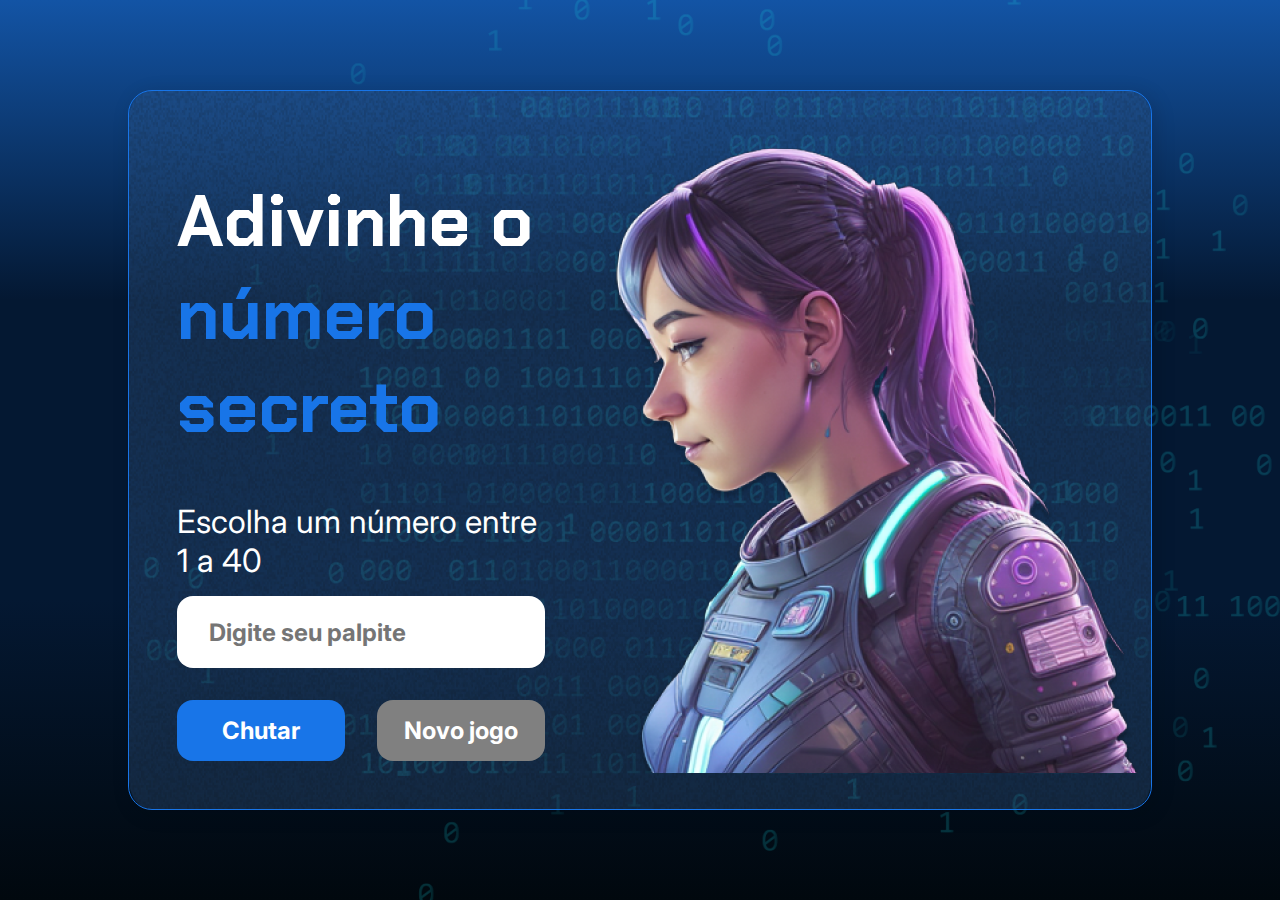
<file: main/index.html>
<!DOCTYPE html>
<html lang="pt-br">

<head>
    <meta charset="UTF-8" />
    <meta name="viewport" content="width=device-width, initial-scale=1.0" />
    <script src="https://code.responsivevoice.org/responsivevoice.js"></script>

    <link rel="preconnect" href="https://fonts.googleapis.com" />
    <link rel="preconnect" href="https://fonts.gstatic.com" crossorigin />
    <link href="https://fonts.googleapis.com/css2?family=Chakra+Petch:wght@700&family=Inter:wght@400;700&display=swap" rel="stylesheet" />

    <link rel="stylesheet" href="style.css" />
    <title>JS Game</title>
</head>

<body>
    <div class="container">
        <div class="container__conteudo">
            <div class="container__informacoes">
                <div class="container__texto">
                    <h1>Adivinhe o <span class="container__texto-azul">número secreto</span></h1>
                    <p class="texto__paragrafo">Escolha um número entre 1 a 40</p>
                </div>

                <input type="number" min="1" max="40" class="container__input" id="inputNumero" placeholder="Digite seu palpite" />

                <div class="chute container__botoes">
                    <button onclick="verificarChute()" class="container__botao">Chutar</button>
                    <button onclick="reiniciarJogo()" id="reiniciar" class="container__botao" disabled>Novo jogo</button>
                </div>
            </div>
            <img src="./img/ia.png" alt="Pessoa olhando para a esquerda" class="container__imagem-pessoa" />
        </div>
    </div>

    <script src="app.js" defer></script>
</body>

</html>
</file>
<file: main/style.css>
* {
    box-sizing: border-box;
    margin: 0;
    padding: 0;
    color: white;
}

body {
    background: linear-gradient(#1354A5 0%, #041832 33.33%, #041832 66.67%, #01080E 100%);
    height: 100vh;
    display: flex;
    align-items: center;
    justify-content: center;
}


body::before {
    background-image: url("img/code.png");
    background-repeat: no-repeat;
    background-position: right;
    content: "";
    display: block;
    position: absolute;
    width: 100%;
    height: 100%;
    opacity: 0.4;
}

.container {
    width: 80%;
    height: 80%;
    display: flex;
    align-items: center;
    justify-content: space-between;
    border-radius: 24px;
    border: 1px solid #1875E8;
    box-shadow: 4px 4px 20px 0px rgba(1, 8, 14, 0.15);
    background-image: url("img/Ruido.png");
    background-size: 100% 100%;
    position: relative;
}


.container__conteudo {
    display: flex;
    align-items: center;
    position: absolute;
    bottom: 0;
}

.container__informacoes {
    flex: 1;
    padding: 3rem;
}

.container__botao {
    border-radius: 16px;
    background: #1875E8;
    padding: 16px 24px;
    width: 100%;
    font-size: 24px;
    font-weight: 700;
    border: none;
    margin-top: 2rem;
}

.container__texto {
    margin: 16px 0 16px 0;
}

.container__texto-azul {
    color: #1875E8;
}

.container__input {
    width: 100%;
    height: 72px;
    border-radius: 16px;
    background-color: #FFF;
    border: none;
    color: #1875E8;
    padding: 2rem;
    font-size: 24px;
    font-weight: 700;
    font-family: 'Inter', sans-serif;
}

.container__botoes {
    display: flex;
    gap: 2em;
}

h1 {
    font-family: 'Chakra Petch', sans-serif;
    font-size: 72px;
    padding-bottom: 3rem;
}

p,
button {
    font-family: 'Inter', sans-serif;
}

.texto__paragrafo {
    font-size: 32px;
    font-weight: 400;
}

button:disabled {
    background-color: gray;
}

@media screen and (max-width: 1250px) {

    h1 {
        font-size: 50px;
    }

    .container__botao {
        font-size: 16px;
    }


    .texto__paragrafo {
        font-size: 24px;
    }

    .container__imagem-pessoa {
        display: none;
    }

    .container__conteudo {
        display: block;
        position: inherit;
    }

    .container__informacoes {
        padding: 1rem
    }
}
</file>
